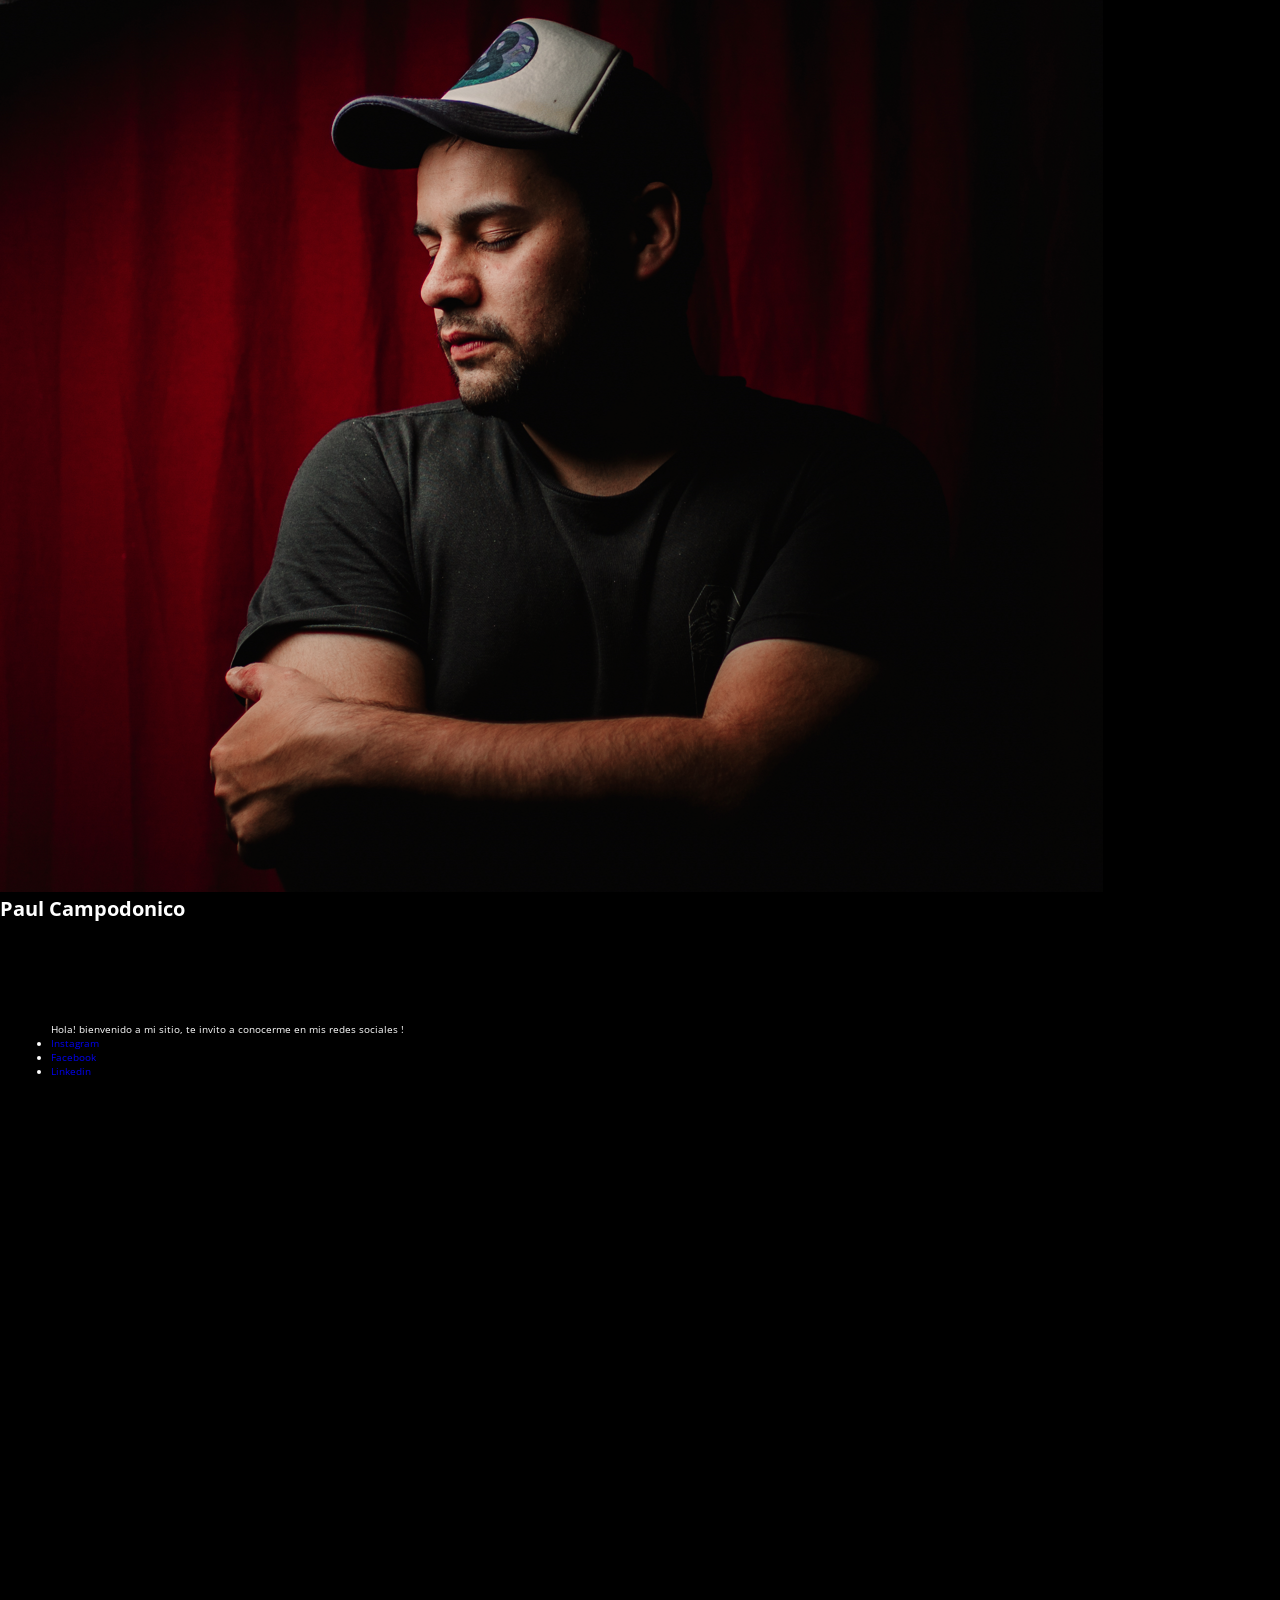
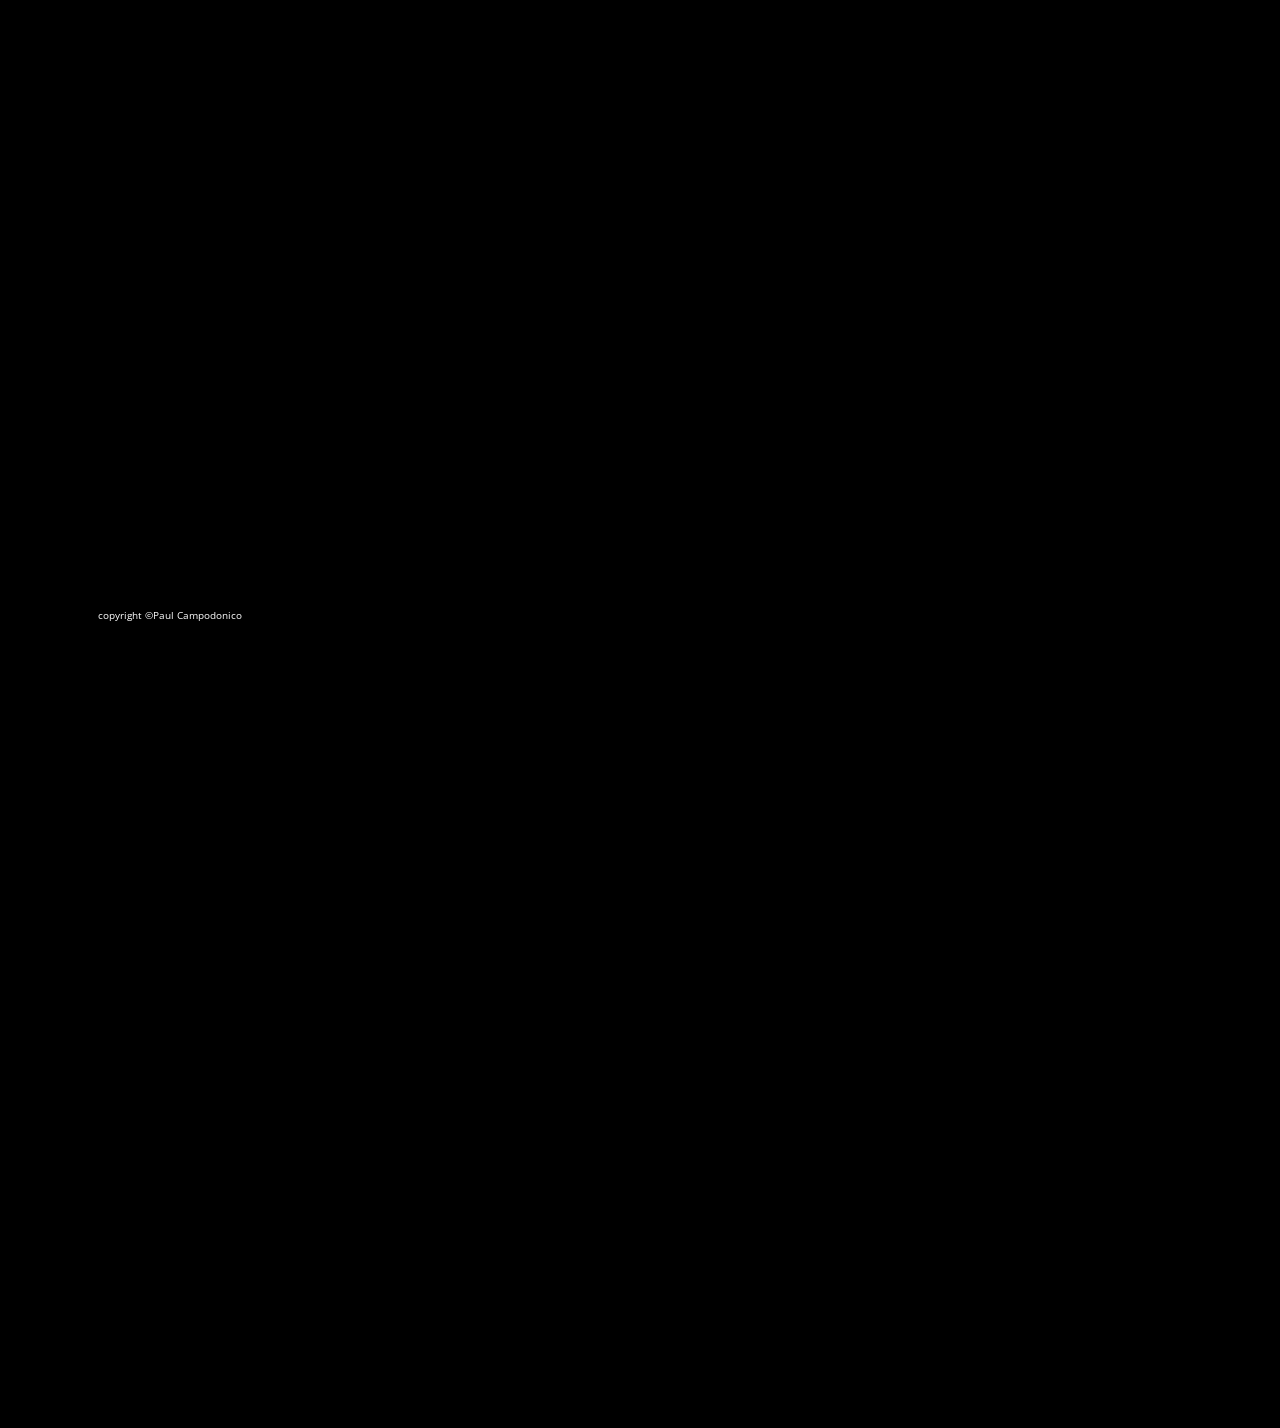
<file: index.html>
<!DOCTYPE html>
<html lang="en">
<head>
    <meta charset="UTF-8">
    <meta http-equiv="X-UA-Compatible" content="IE=edge">
    <meta name="viewport" content="width=device-width, initial-scale=1.0">
    <title>paul-campodonico-linktree</title>
    <meta name="description" content="Mi primer pagina de contactos, soy alumno de summerhack 2023. paul_pbc@hotmail.com">
    <meta name="keywords" content="contactos,prograacion,it,html,css,desrollo web">
    <meta name="autor" content="Paul Campodonico">
    <meta name=" copyright" content="paul campodonico">
    <meta name="robots" content="index">
    <!------------------------Facebook------------------------------------>
    <link rel="icon" href="/img/cuadricula-de-globo.png" type="image/png">
    <meta property="og:title" content="Paul Campdonico">
    <meta property="og:description" content="pagina de Paul Campodonico">
    <meta property="og:image" content="/img/DSC_0018-3.jpg">
    <meta property="og:type" content="pagina">

<!-------------------------Meta Twitter---------------------------->
    <meta property="twitter:title" content="Paul Campdonico">
    <meta property="twitter:description" content="pagina de Paul Campodonico">
    <meta property="twitter:image" content="/img/DSC_0018-3.jpg">
    <meta property="twitter:type" content="pagina">

<link rel="stylesheet" href="style.css">
<link rel="preconnect" href="https://fonts.googleapis.com">
<link rel="preconnect" href="https://fonts.gstatic.com" crossorigin>
<link href="https://fonts.googleapis.com/css2?family=Open+Sans:wght@600&display=swap" rel="stylesheet">
    
</head>
<main class="contenedor">
<body>
<header>
<img src="/img/Screenshot_2.png" alt="">
</header>

<h1> Paul Campodonico </h1>

<section>

    <p>Hola! bienvenido a mi sitio,
    te invito a conocerme en mis redes sociales ! 
    </p>



<ul>   
    
<li><a class="instagram" href="https://www.instagram.com/paul.__.c/">Instagram</a></li>

<li><a class="facebook" href="https://www.facebook.com/BrianPaulcampodonico/">Facebook</a></li>

<li><a class="linkedin" href="https://www.linkedin.com/in/paul-campodonico-7b48361a2/">Linkedin</a></li>
</ul>
 


<nav>

 <a href="https://github.com/paulcampodonico"><img src="/img/github (1).png" alt=""></a>
 
 <a href="mailto:paul_pbc@hotmail.com"><img src="/img/outlook.png" alt=""></a>

 <a href="mailto:xbrianstormx@gmail.com"><img src="/img/gmail.png" alt=""></a>

 <a href="https://api.whatsapp.com/send?phone=3444449890&text=Hola!%20como%20estas%20?"><img src="/img/whatsapp (2).png" alt=""></a>


</nav>
    


<section>


    <footer>

copyright ©Paul Campodonico


    </footer>
</section>
</main>

</body>
</html>
</file>
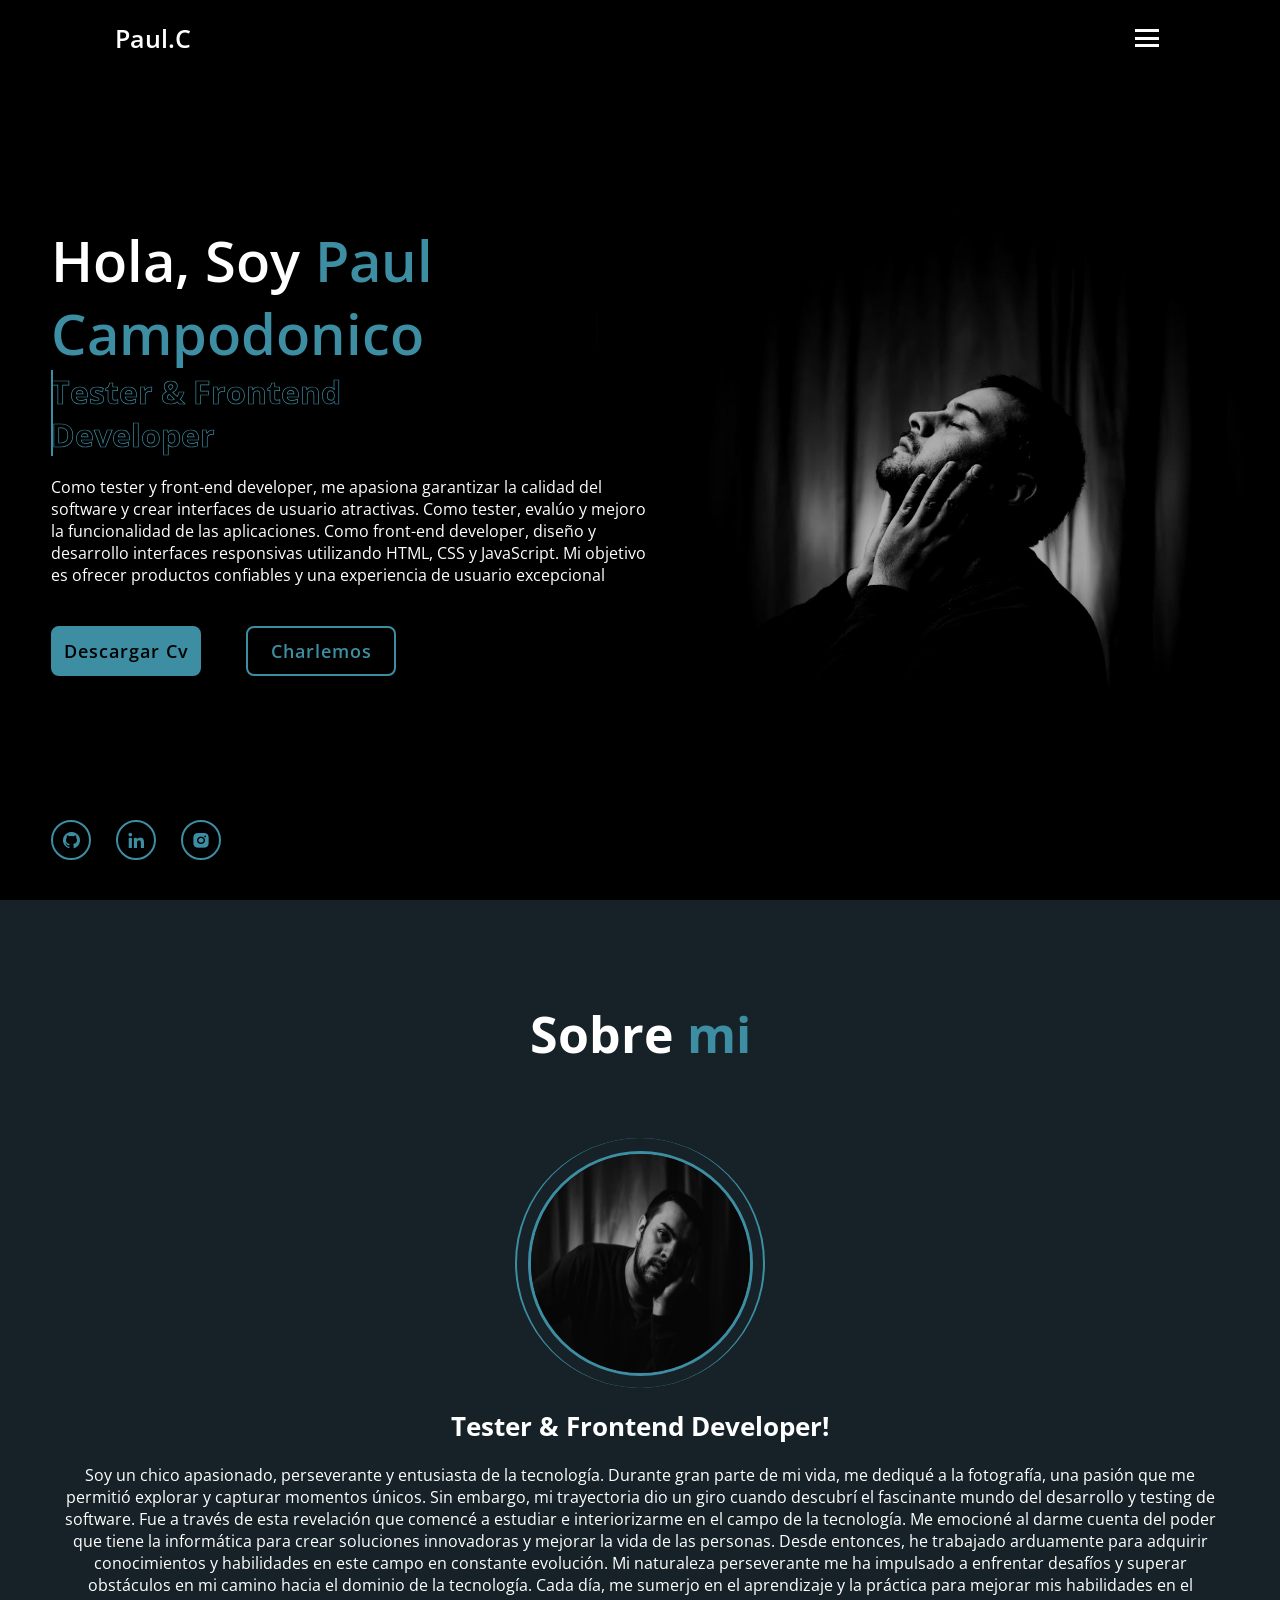
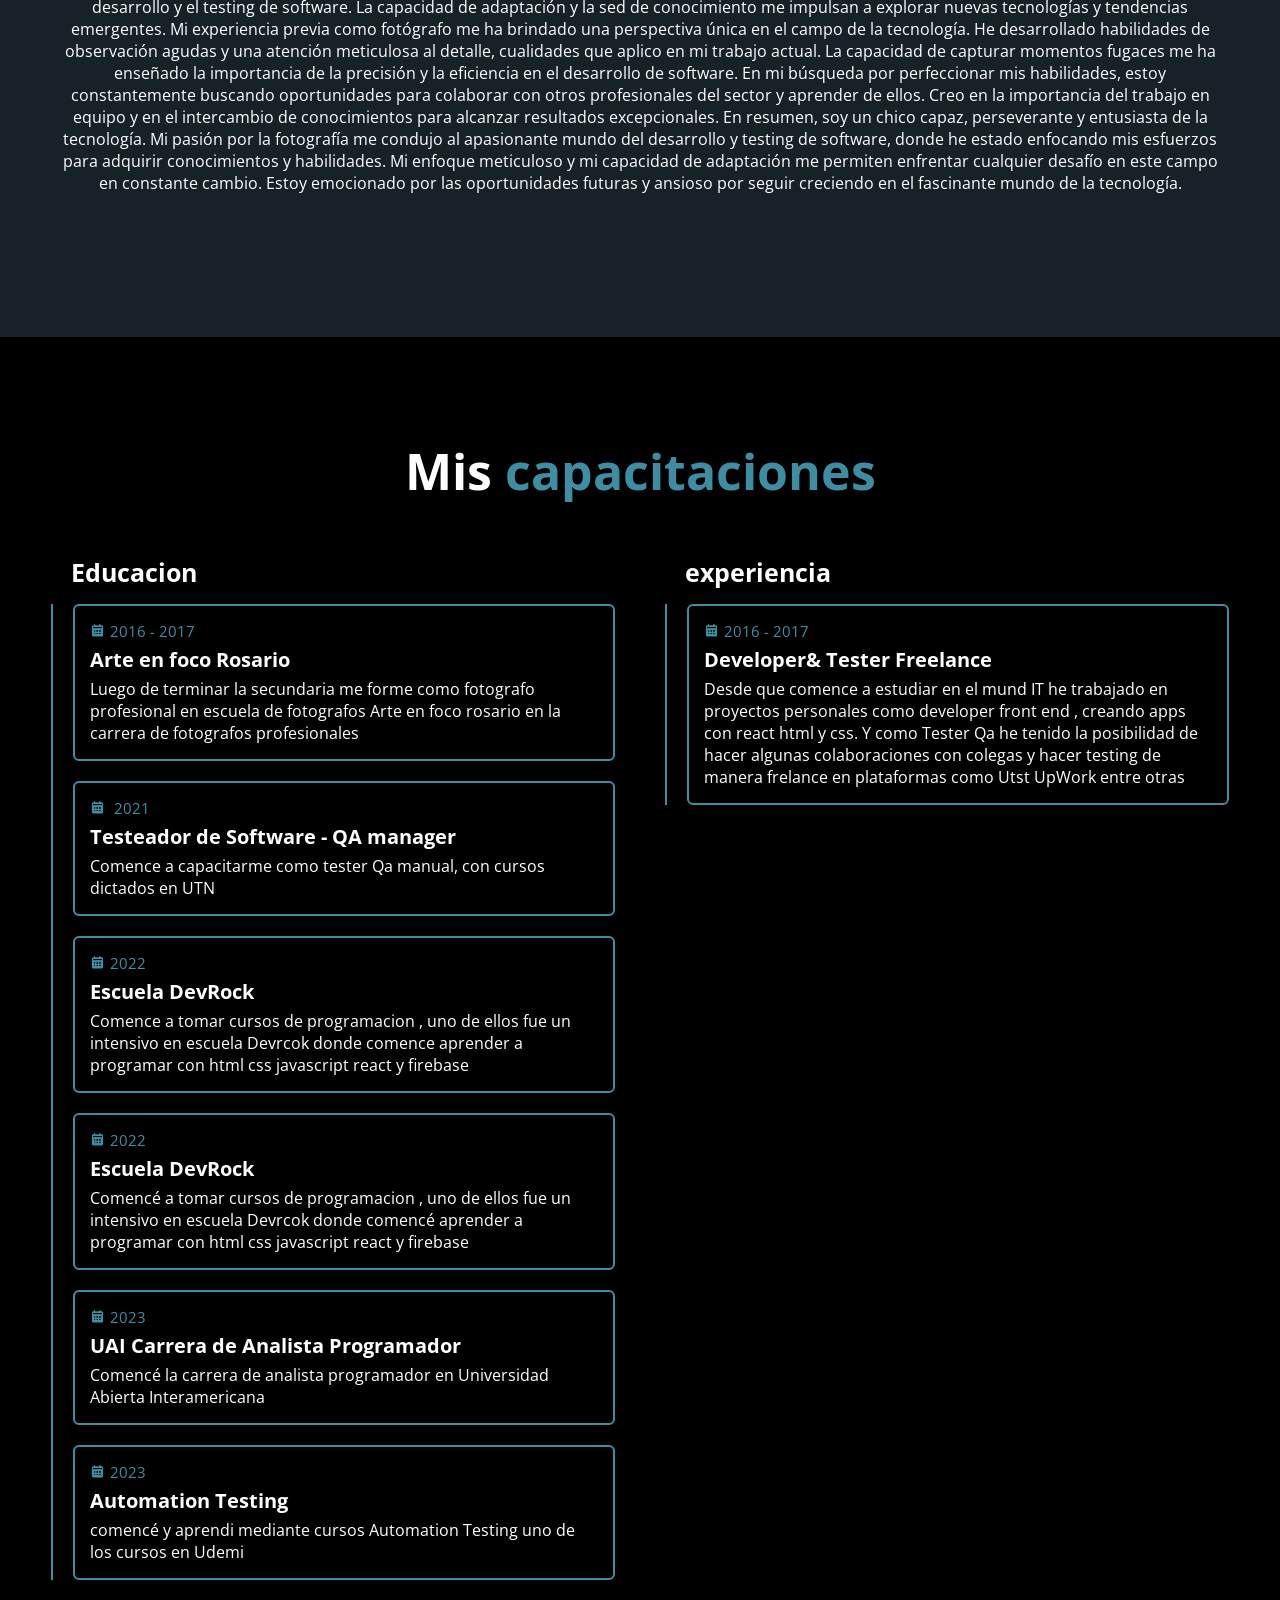
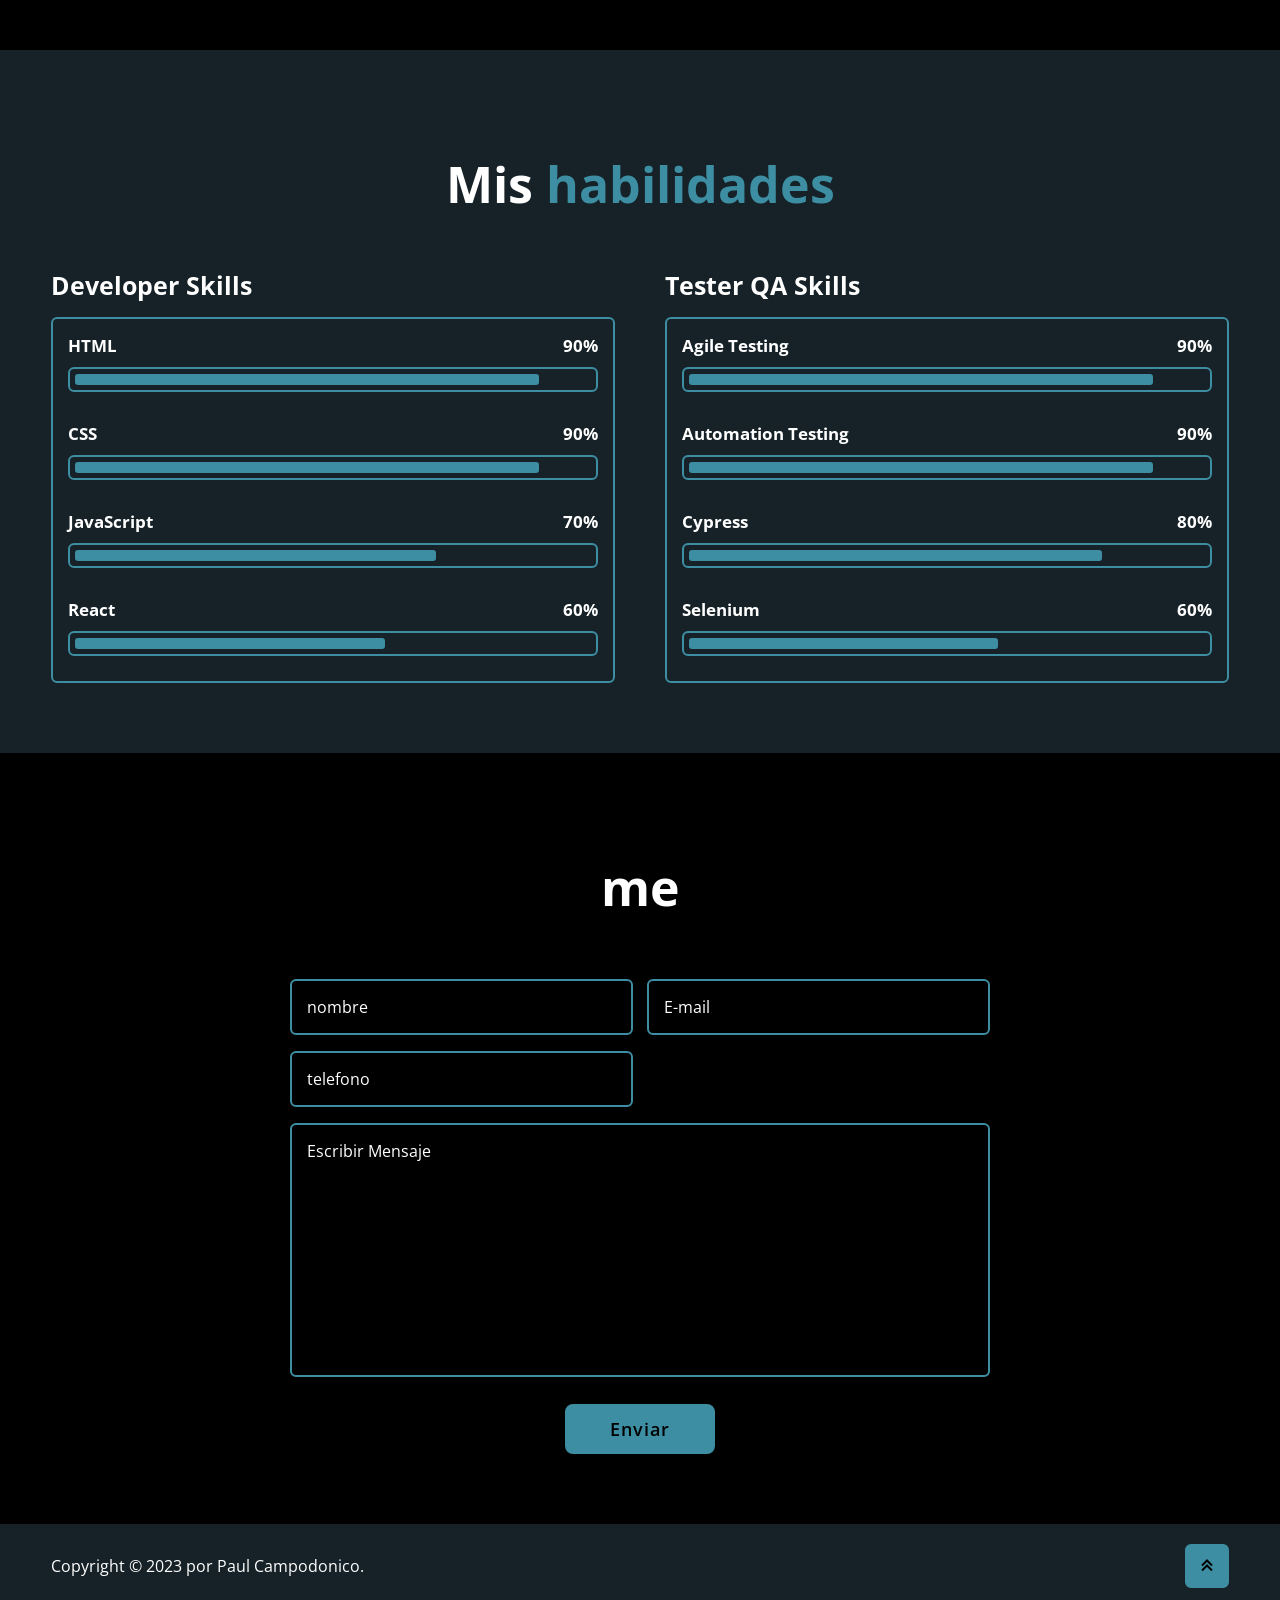
<file: Index.html>
<!DOCTYPE html>
<html lang="en">

<head>
    <meta charset="UTF-8">
    <meta http-equiv="X-UA-Compatible" content="IE=edge">
    <meta name="viewport" content="width=device-width, initial-scale=1.0">
    <link rel="preconnect" href="https://fonts.googleapis.com">
    <link rel="preconnect" href="https://fonts.gstatic.com" crossorigin>
    <link href="https://fonts.googleapis.com/css2?family=Open+Sans:wght@600&family=Roboto:wght@500&display=swap"
        rel="stylesheet">
    <link rel="stylesheet" href="style.css">
    <title>PaulCportfolio</title>


    <link href='https://unpkg.com/boxicons@2.1.4/css/boxicons.min.css' rel='stylesheet'>

</head>



<body>



    <header class="header">

        <a href="#" class="logo">Paul.C </a>

        <div class='bx bx-menu' id="menu-icon"></div>


        <nav class="navbar">

            <a href="#home" class="active"">Home</a>
            <a href=" #sobremi">Sobre mi</a>
            <a href="#skills">Skills</a>
            <a href="#contacto">Contacto</a>



           <span class="active-nav"></span>
           
           


        </nav>

    </header>

    <section class="home" id="home">
        <div class="home-content">
            <h1>Hola, Soy <span> Paul Campodonico</span></h1>
            <div class="texto-animado">
                <h3>Tester & Frontend Developer</h3>
            </div>
            <p>Como tester y front-end developer, me apasiona garantizar la calidad del software y crear interfaces de
                usuario atractivas. Como tester, evalúo y mejoro la funcionalidad de las aplicaciones. Como front-end
                developer, diseño y desarrollo interfaces responsivas utilizando HTML, CSS y JavaScript. Mi objetivo es
                ofrecer productos confiables y una experiencia de usuario excepcional</p>

            <div class="btn-box">
                <a download="Descargar Cv" href="images/cvpaulcv.pdf" class="btn">Descargar Cv</a>
                <a href="https://wa.me/3444449890" class="btn">Charlemos</a>


            </div>
            <div class="home-sci">
                <a href="https://github.com/paulcampodonico"><i class='bx bxl-github' ></i></i></a>
                <a href="https://www.linkedin.com/in/paul-campodonico-7b48361a2/"><i class='bx bxl-linkedin'></i></a>
                <a href="https://www.instagram.com/paul.__.c/"><i class='bx bxl-instagram-alt'></i></a>
            </div>

        </div>
        <div class="home-imghover"></div>
    </section>


    <section class="about" id="about">
        <h2 class="heading">Sobre <span>mi</span></h2>
        <div class="about-img">
            <img src="images/retrato2.jpg" alt="">
            <span class="circle-spin"></span>
        </div>

        <div class="about-content">
            <h3>Tester & Frontend Developer!</h3>
            <p>Soy un chico apasionado, perseverante y entusiasta de la tecnología. Durante gran parte de mi vida, me
                dediqué a la fotografía, una pasión que me permitió explorar y capturar momentos únicos. Sin embargo, mi
                trayectoria dio un giro cuando descubrí el fascinante mundo del desarrollo y testing de software.

                Fue a través de esta revelación que comencé a estudiar e interiorizarme en el campo de la tecnología. Me
                emocioné al darme cuenta del poder que tiene la informática para crear soluciones innovadoras y mejorar
                la vida de las personas. Desde entonces, he trabajado arduamente para adquirir conocimientos y
                habilidades en este campo en constante evolución.

                Mi naturaleza perseverante me ha impulsado a enfrentar desafíos y superar obstáculos en mi camino hacia
                el dominio de la tecnología. Cada día, me sumerjo en el aprendizaje y la práctica para mejorar mis
                habilidades en el desarrollo y el testing de software. La capacidad de adaptación y la sed de
                conocimiento me impulsan a explorar nuevas tecnologías y tendencias emergentes.

                Mi experiencia previa como fotógrafo me ha brindado una perspectiva única en el campo de la tecnología.
                He desarrollado habilidades de observación agudas y una atención meticulosa al detalle, cualidades que
                aplico en mi trabajo actual. La capacidad de capturar momentos fugaces me ha enseñado la importancia de
                la precisión y la eficiencia en el desarrollo de software.

                En mi búsqueda por perfeccionar mis habilidades, estoy constantemente buscando oportunidades para
                colaborar con otros profesionales del sector y aprender de ellos. Creo en la importancia del trabajo en
                equipo y en el intercambio de conocimientos para alcanzar resultados excepcionales.

                En resumen, soy un chico capaz, perseverante y entusiasta de la tecnología. Mi pasión por la fotografía
                me condujo al apasionante mundo del desarrollo y testing de software, donde he estado enfocando mis
                esfuerzos para adquirir conocimientos y habilidades. Mi enfoque meticuloso y mi capacidad de adaptación
                me permiten enfrentar cualquier desafío en este campo en constante cambio. Estoy emocionado por las
                oportunidades futuras y ansioso por seguir creciendo en el fascinante mundo de la tecnología.</p>
            <div class="btn-box btns">
<!----------<a href="#" class="btn">Leer mas ...</a>---------------------->  
            </div>
        </div>
    </section>




    <section class="educacion" id="educacion">
        <h2 class="heading"> Mis <span> capacitaciones </span></h2>


        <div class="educacion-row">
            <div class="educacion-columna">
                <h3 class="titulo">Educacion</h3>

                <div class="educacion-box">
                    <div class="educacion-content">
                        <div class="content">
                            <div class="year"><i class="bx bxs-calendar"></i>2016 - 2017</div>
                            <h3>Arte en foco Rosario</h3>
                            <p>Luego de terminar la secundaria me forme como fotografo profesional en escuela de
                                fotografos Arte en foco rosario en la carrera de fotografos profesionales</p>



                        </div>
                    </div>

                    <div class="educacion-content">
                        <div class="content">
                            <div class="year"><i class="bx bxs-calendar"></i> 2021</div>
                            <h3>Testeador de Software - QA manager</h3>
                            <p>Comence a capacitarme como tester Qa manual, con cursos dictados en UTN</p>



                        </div>
                    </div>

                    <div class="educacion-content">
                        <div class="content">
                            <div class="year"><i class="bx bxs-calendar"></i>2022</div>
                            <h3>Escuela DevRock</h3>
                            <p>Comence a tomar cursos de programacion , uno de ellos fue un intensivo en escuela Devrcok
                                donde comence aprender a programar con html css javascript react y firebase</p>



                        </div>
                    </div>


                    <div class="educacion-content">
                        <div class="content">
                            <div class="year"><i class="bx bxs-calendar"></i>2022</div>
                            <h3>Escuela DevRock</h3>
                            <p> Comencé a tomar cursos de programacion , uno de ellos fue un intensivo en escuela
                                Devrcok
                                donde comencé aprender a programar con html css javascript react y firebase</p>



                        </div>
                    </div>

                    <div class="educacion-content">
                        <div class="content">
                            <div class="year"><i class="bx bxs-calendar"></i>2023</div>
                            <h3>UAI Carrera de Analista Programador</h3>
                            <p> Comencé la carrera de analista programador en Universidad Abierta Interamericana</p>



                        </div>
                    </div>



                    <div class="educacion-content">
                        <div class="content">
                            <div class="year"><i class="bx bxs-calendar"></i>2023</div>
                            <h3>Automation Testing</h3>
                            <p>comencé y aprendi mediante cursos Automation Testing uno de los cursos en Udemi</p>



                        </div>
                    </div>
                </div>
            </div>


            <div class="educacion-columna">
                <h3 class="titulo">experiencia</h3>

                <div class="educacion-box">
                    <div class="educacion-content">
                        <div class="content">
                            <div class="year"><i class="bx bxs-calendar"></i>2016 - 2017</div>
                            <h3>Developer& Tester Freelance</h3>
                            <p>Desde que comence a estudiar en el mund IT he trabajado en proyectos personales como
                                developer front end , creando apps con react html y css. Y como Tester Qa he tenido la
                                posibilidad de hacer algunas colaboraciones con colegas y hacer testing de manera
                                frelance en plataformas como Utst UpWork entre otras </p>



                        </div>
                    </div>
                </div>
            </div>
        </div>
    </section>




    <!------------------------Skills Section------------------------->
    <section class="skills" id="skills">
        <h2 class="heading">Mis <span>habilidades</span></h2>



        <div class="skills-row">
            <div class="skills-column">
                <h3 class="titulo">Developer Skills</h3>

                <div class="skills-box">
                    <div class="skills-content">



                        <div class="progreso">
                            <h3>HTML <span>90%</span></h3>
                            <div class="bar"><span></span></div>
                        </div>




                        <div class="progreso">
                            <h3>CSS <span>90%</span></h3>
                            <div class="bar"><span></span></div>
                        </div>


                        <div class="progreso">
                            <h3>JavaScript <span>70%</span></h3>
                            <div class="bar"><span></span></div>
                        </div>


                        <div class="progreso">
                            <h3>React <span>60%</span></h3>
                            <div class="bar"><span></span></div>
                        </div>









                    </div>
                </div>

            </div>



            <div class="skills-column">
                <h3 class="titulo">Tester QA Skills</h3>

                <div class="skills-box">
                    <div class="skills-content">



                        <div class="progreso">
                            <h3>Agile Testing <span>90%</span></h3>
                            <div class="bar"><span></span></div>
                        </div>




                        <div class="progreso">
                            <h3>Automation Testing <span>90%</span></h3>
                            <div class="bar"><span></span></div>
                        </div>


                        <div class="progreso">
                            <h3>Cypress  <span>80%</span></h3>
                            <div class="bar"><span></span></div>
                        </div>


                        <div class="progreso">
                            <h3>Selenium <span>60%</span></h3>
                            <div class="bar"><span></span></div>
                        </div>









                    </div>
                </div>

            </div>
    </section>


    <section class="contacto" id="contacto">
        <h2 class="heading" Contacta <span>me</span> </h2>



        <form action="#">
            <div class="input-box">
                <div class="input-field">
                    <input type="text"placeholder="nombre" required>
                    <span class="focus"></span>

                </div>
                <div class="input-field">
                    <input type="text" placeholder="E-mail" required>
                    <span class="focus"></span>
                </div>
            </div>






            <div class="input-box">
                <div class="input-field">
                    <input type="number"placeholder="telefono" required>
                    <span class="focus"></span>

                </div>
               <!---- <div class="input-field">
                    <input type="text" placeholder="Email subjet" required>
                    <span class="focus"></span>
                </div>----->
            </div>

            <div class="textarea-field">
                <textarea name="" id="" cols="30" rows="10" placeholder="Escribir Mensaje" required></textarea>
                <span class="focus"></span>
            </div>


            <div class="btn-box btns">
                <button type="submit" class="btn">Enviar</button>
            </div>
        </form>

    </section>



    <footer class="footer">
        <div class="footer-text">
            <p>Copyright &copy; 2023 por Paul Campodonico.</p>



        </div>


        <div class="footer-icontop">
            <a href="#"><i class='bx bx-chevrons-up'></i></a>
        </div>
    </footer>



    <script src="javascript.js"></script>
</body>

</html>
</file>
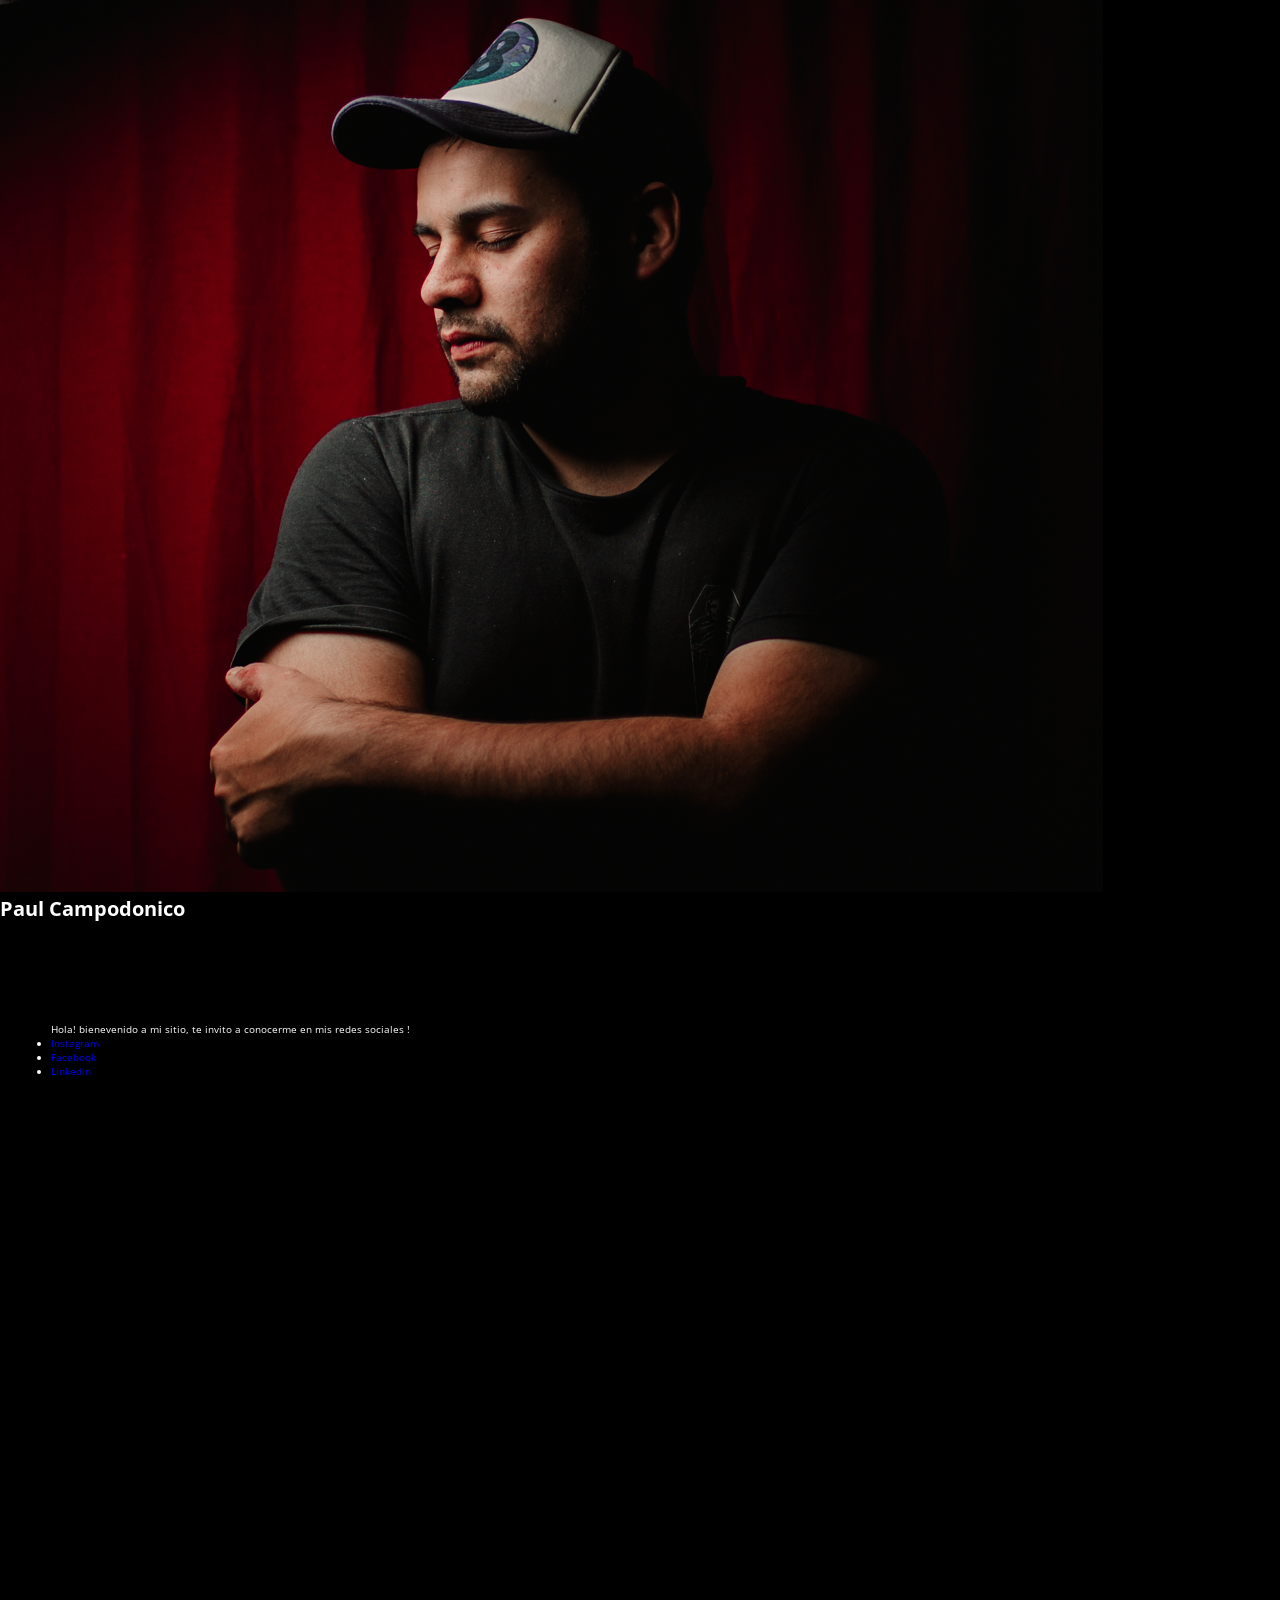
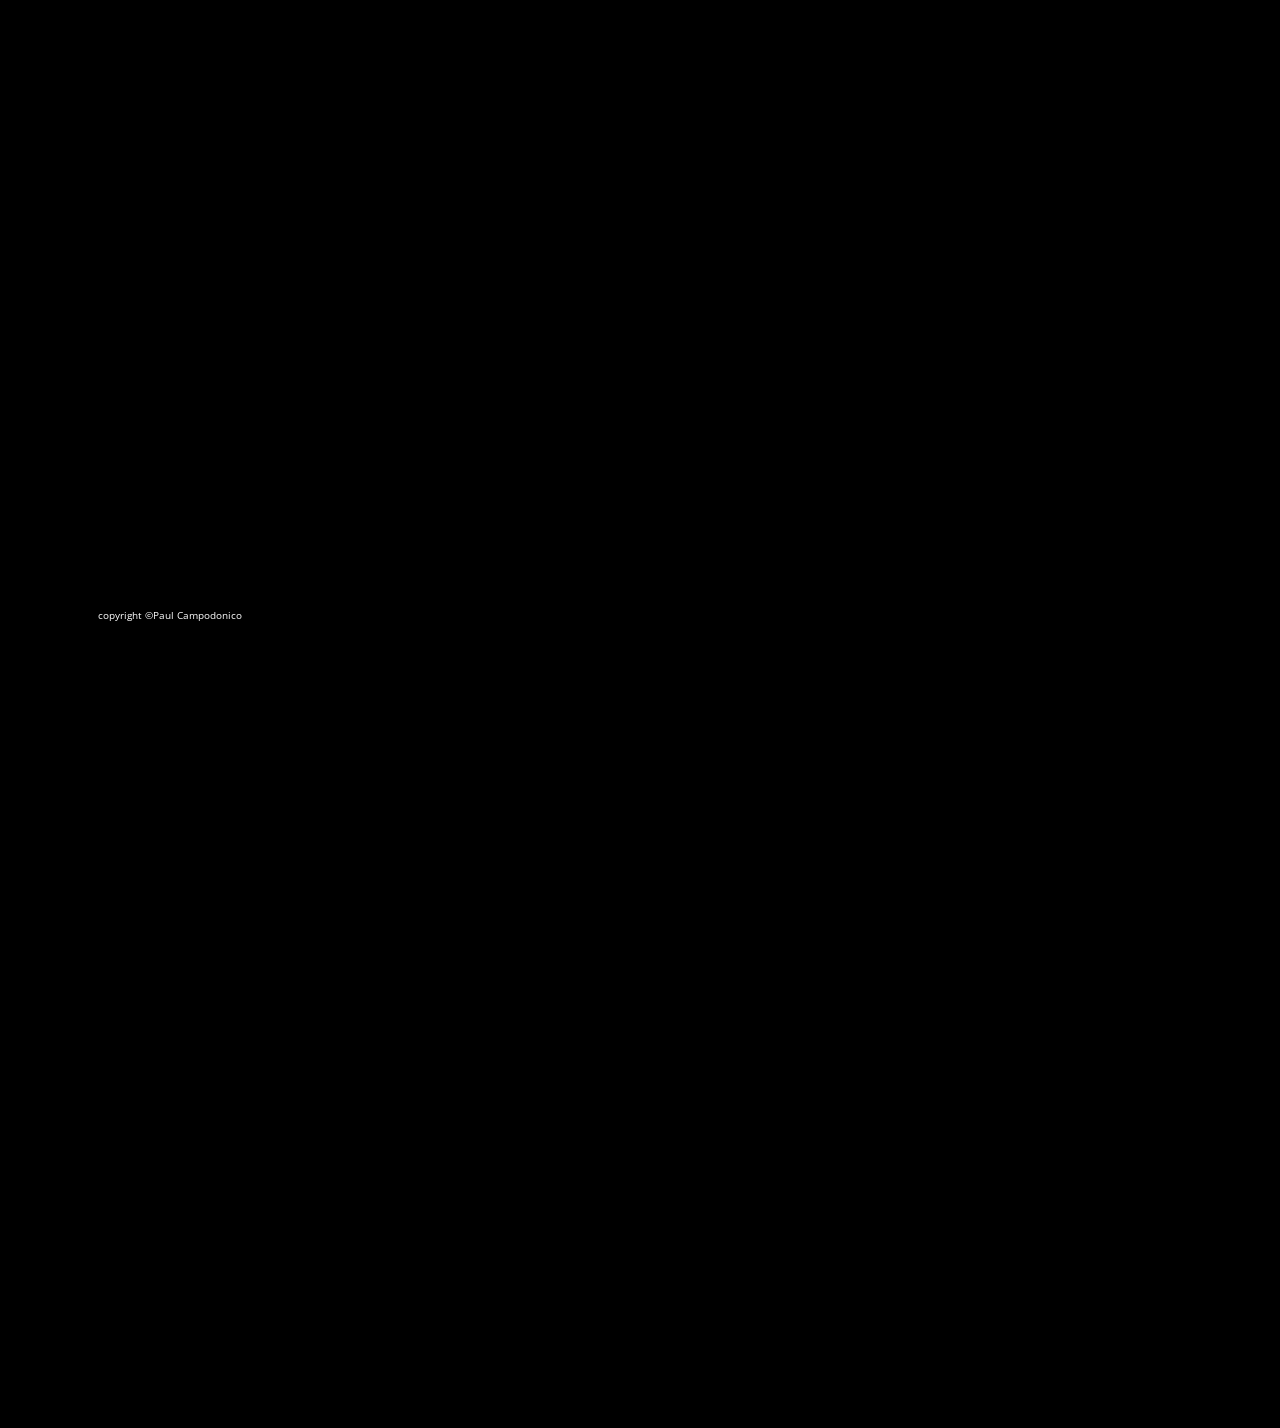
<file: index.html.html>
<!DOCTYPE html>
<html lang="en">
<head>
    <meta charset="UTF-8">
    <meta http-equiv="X-UA-Compatible" content="IE=edge">
    <meta name="viewport" content="width=device-width, initial-scale=1.0">
    <title>paul-campodonico-linktree</title>
    <meta name="description" content="Mi primer pagina de contactos, soy alumno de summerhack 2023. paul_pbc@hotmail.com">
    <meta name="keywords" content="contactos,prograacion,it,html,css,desrollo web">
    <meta name="autor" content="Paul Campodonico">
    <meta name=" copyright" content="paul campodonico">
    <meta name="robots" content="index">
    <!------------------------Facebook------------------------------------>
    <link rel="icon" href="/img/cuadricula-de-globo.png" type="image/png">
    <meta property="og:title" content="Paul Campdonico">
    <meta property="og:description" content="pagina de Paul Campodonico">
    <meta property="og:image" content="/img/DSC_0018-3.jpg">
    <meta property="og:type" content="pagina">

<!-------------------------Meta Twitter---------------------------->
    <meta property="twitter:title" content="Paul Campdonico">
    <meta property="twitter:description" content="pagina de Paul Campodonico">
    <meta property="twitter:image" content="/img/DSC_0018-3.jpg">
    <meta property="twitter:type" content="pagina">

<link rel="stylesheet" href="style.css">
<link rel="preconnect" href="https://fonts.googleapis.com">
<link rel="preconnect" href="https://fonts.gstatic.com" crossorigin>
<link href="https://fonts.googleapis.com/css2?family=Open+Sans:wght@600&display=swap" rel="stylesheet">
    
</head>
<main class="contenedor">
<body>
<header>
<img src="/img/Screenshot_2.png" alt="">
</header>

<h1> Paul Campodonico </h1>

<section>

    <p>Hola! bienevenido a mi sitio,
    te invito a conocerme en mis redes sociales ! 
    </p>



<ul>   
    
<li><a class="instagram" href="https://www.instagram.com/paul.__.c/">Instagram</a></li>

<li><a class="facebook" href="https://www.facebook.com/BrianPaulcampodonico/">Facebook</a></li>

<li><a class="linkedin" href="https://www.linkedin.com/in/paul-campodonico-7b48361a2/">Linkedin</a></li>
</ul>
 


<nav>

 <a href="https://github.com/paulcampodonico"><img src="/img/github (1).png" alt=""></a>
 
 <a href="mailto:paul_pbc@hotmail.com"><img src="/img/outlook.png" alt=""></a>

 <a href="mailto:xbrianstormx@gmail.com"><img src="/img/gmail.png" alt=""></a>

 <a href="https://api.whatsapp.com/send?phone=3444449890&text=Hola!%20como%20estas%20?"><img src="/img/whatsapp (2).png" alt=""></a>


</nav>
    


<section>


    <footer>

     copyright ©Paul Campodonico


    </footer>
</section>
</main>

</body>
</html>
</file>
<file: style.css>
@import url('https://fonts.googleapis.com/css2?family=Open+Sans:wght@600&family=Roboto:wght@500&display=swap');




* {
    margin: 0;
    font-family: 'Open Sans', sans-serif;
    padding: 0;
    box-sizing: border-box;
    text-decoration: none;
    border: none;
    outline: none;
    scroll-behavior: smooth;



}


:root {

    --bg-color: #000000;
    --second-bg-color: rgb(22, 34, 39);
    --text-color: rgb(255, 255, 255);
    --main-color: #3d8ea3;

}

html {
    font-size: 62.5%;
    overflow-x: hidden;

}

body {
    background: var(--bg-color);
    color: var(--text-color);

}


.header {
    position: fixed;
    top: 0;
    left: 0;
    width: 100%;
    padding: 2rem 9%;
    background: transparent;
    display: flex;
    justify-content: space-between;
    align-items: center;
    z-index: 100;
    transition: .9s;

}


.header.sticky {
    opacity: 0.9;
    background: #1d4d52;
}


.logo {
    position: relative;
    font-size: 2.5rem;
    color: var(--text-color);
    font-weight: 600;
    font-family: 'Open Sans', sans-serif;
    
}

.navbar{
    position: relative;
}


.navbar a {
    font-family: 'Open Sans', sans-serif;
    color: var(--text-color);
    font-size: 1.7 rem;
    font-weight: 500;
    margin-left: 3.5rem;
}


.navbar a:hover,
.navbar a:active {
    color: var (--main-color)
}


#menu-icon {

    font-size: 3.6rem;
    color: var(--text-color);
    cursor: pointer;
    display: none;

}


section {
    min-height: 100vh;
    padding: 10rem 9% 2rem;

}


.home {
    display: flex;
    align-items: center;
    padding: 0 9%;
    font-family: 'Open Sans', sans-serif;
    background: url(images/Sin\ título1.jpg) no-repeat;

    background-size: cover;
    background-position: center;
}

.home-content {
    max-width: 60rem;
    z-index: 99;
    font-family: 'Open Sans', sans-serif;



}



.home-content h1 {
    font-family: 'Open Sans', sans-serif;
    font-size: 5.6rem;
    font-weight: 600;
    line-height: 1.3;
    z-index: 1;
}






.home-content h1 span {

    color: var(--main-color);
    z-index: -1;
    overflow: hidden;
    transition: .9s;


}

.home-content h1 span:hover {

    color: rgb(255, 255, 255);

}








.home-content .texto-animado {
    position: relative;
    width: 32.8rem;
}

.home-content .texto-animado h3 {

    font-size: 3.2rem;
    font-weight: 700;
    color: transparent;
    -webkit-text-stroke: .7px var(--main-color);
    background-image: linear-gradient(var(--main-color), var(--main-color));
    background-repeat: no-repeat;
    -webkit-background-clip: text;
    background-position: -33rem 0 ;
    animation: homeBgText 6s linear infinite;
    animation-delay: 2s;


    

}

.home-content .texto-animado h3::before {
    content: '';
    position: absolute;
    top: 0;
    left: 0;
    width: 0;
    height: 100%;
    border-right: 2px solid var(--main-color);
    z-index: -1;
    animation: homeCursorText 6s linear infinite;
    animation-delay: 2s;

}





.home-content p {
    font-size: 1.6rem;
    margin: 2rem 0 4rem;

}

.btn-box {
    position: relative;
    display: flex;
    justify-content: space-between;
    width: 34.5rem;
    height: 5rem;

}

.btn-box .btn {
    font-family: 'Open Sans', sans-serif;
    position: relative;
    display: inline-flex;
    justify-content: center;
    align-items: center;
    width: 15rem;
    height: 100%;
    background: var(--main-color);
    border: .2rem solid var(--main-color);
    border-radius: .8rem;
    font-size: 1.8rem;
    font-weight: 600;
    letter-spacing: .1rem;
    color: var(--bg-color);
    z-index: 1;
    overflow: hidden;
    transition: .9s;
}


.btn-box .btn:hover {
    color: var(--main-color);
}

.btn-box .btn:nth-child(2) {
    background: transparent;
    color: var(--main-color);

}

.btn-box .btn:nth-child(2):hover {
    color: var(--bg-color);
}

.btn-box .btn:nth-child(2)::before {
    background: var(--main-color);
}

.btn-box .btn::before {
    content: '';
    position: absolute;
    top: 0;
    left: 0;
    width: 0;
    height: 100%;
    background-color: var(--bg-color);
    z-index: -1;
    transition: .9s;
}


.btn-box .btn:hover::before {

    width: 100%;


}

.home-sci {
    position: absolute;
    bottom: 4rem;
    width: 170px;
    display: flex;
    justify-content: space-between;
}

.home-sci a {
    position: relative;
    display: inline-flex;
    justify-content: center;
    align-items: center;
    width: 40px;
    height: 40px;
    background-color: transparent;
    border: .2rem solid var(--main-color);
    border-radius: 50%;
    font-size: 20px;
    color: var(--main-color);
    z-index: 1;
    overflow: hidden;
    transition: .9s;
}

.home-sci a:hover {
    color: var(--bg-color);
}

.home-sci a::before {
    content: '';
    position: absolute;
    top: 0;
    left: 0;
    width: 0;
    height: 100%;
    background: var(--main-color);
    z-index: -1;
    transition: .3s;
}


.home-sci a:hover::before {
    width: 100%;

}

.home-imghover {
    position: absolute;
    top: 0;
    right: 0;
    width: 45%;
    height: 100%;
    background: transparent;

    transition: 3s;
}


.home-imghover:hover {
    background: var(--bg-color);
    opacity: .9;
    
}


.about {
    display: flex;
    justify-content: center;
    align-items: center;
    flex-direction: column;
    gap: 2rem;
    background-color: var(--second-bg-color);
    padding-bottom: 6rem;

}


.heading {
    font-size: 5rem;
    margin-bottom: 5rem;
    text-align: center;
    font-family: 'Open Sans', sans-serif
}

span {
    color: var(--main-color);
}

.about-img {
    position: relative;
    border: radius 50px;
    ;
    width: 25rem;
    height: 25rem;
    border-radius: 50%;
    display: flex;
    justify-content: center;
    align-items: center;
}

.about-img img {
    width: 90%;
    height: 90%;
    border-radius: 50%;
    border: solid var(--main-color);

}


.about-img .circle-spin {
    position: absolute;
    border-radius: 50%;
    top: 50%;
    left: 50%;
    transform: translate(-50%, -50%) rotate(0);
    width: 100%;
    height: 100%;
    /*border-top: .2rem solid var(--second-bg-color);
    border-bottom: .2rem solid var(--second-bg-color);*/
    border-left: .2rem solid var(--main-color);
    border-right: .2rem solid var(--main-color);
    animation: aboutSpinner 8s linear infinite;

}

.about-content {
    text-align: center;


}

.about-content h3 {
    font-size: 2.6rem;

}


.about-content p {

    font-size: 1.6rem;
    margin: 2rem 0 3rem;

}

.btn-box.btns {
    display: inline-block;
    width: 15rem;
}

.btn-box.btns a::before {

    background: var(--second-bg-color)
}


.educacion {
    display: flex;
    justify-content: center;
    align-items: center;
    flex-direction: column;
    min-height: auto;
    padding-bottom: 5rem;

}

.educacion .educacion-row {
    display: flex;
    flex-direction: wrap;
    gap: 5rem;

}

.educacion-row .educacion-columna {
    flex: 1 1 40rem;
}


.educacion-columna .titulo {
    font-size: 2.5rem;
    margin: 0 0 1.5rem 2rem;
}

.educacion-columna .educacion-box {

    border-left: .2rem solid var(--main-color);
}

.educacion-box .educacion-content {
    position: relative;
    padding-left: 2rem;

}

.educacion-content .content {
    position: relative;
    padding: 1.5rem;
    border: .2rem solid var(--main-color);
    border-radius: .6rem;
    margin-bottom: 2rem;
    overflow: hidden;
}

.educacion-content .content::before {
    content: '';
    position: absolute;
    top: 0;
    left: 0;
    width: 0%;
    height: 100%;
    background: var(--second-bg-color);
    z-index: -1;
    transition: .9s;
}


.educacion-content .content:hover::before {
    width: 100%;

}


/*.educacion-box .educacion-content::before {
    content:  '';
    position: absolute;
    top: 0;
    left: -1.1rem;
    width: 2rem;
    height: 2rem;
    background: var(--main-color);
    border-radius: 50%;
}*/





.educacion-content .content {

    position: relative;
    padding: 1.5rem;
    border: .2rem solid var(--main-color);
    border-radius: .6rem;
    margin-bottom: 2rem;


}



.educacion-content .content .year {
    font-size: 1.5rem;
    color: var(--main-color);
    padding-bottom: .5rem;
}


.educacion-content .content .year i {

    padding-right: .5rem;
}


.educacion-content .content h3 {
    font-size: 2rem;

}


.educacion-content .content p {
    font-size: 1.6rem;
    padding-top: .5rem;
}

.skills {
    min-height: auto;
    padding-bottom: 7rem;
    background: var(--second-bg-color);
}


.skills .skills-row {
    display: flex;
    flex-wrap: wrap;
    gap: 5rem;

}


.skills-row .skills-column {
    flex: 1 1 40rem;

}



.skills-column .titulo {
    font-size: 2.5rem;
    margin: 0 0 1.5rem;
}


.skills-row .skills-column {

    flex: 1 1 40rem;
}


.skills-column .titulo {
    font-size: 2.5rem;
    margin: 0 0 1.5rem;
}


.skills-box .skills-content {

    position: relative;
    border: .2rem solid var(--main-color);
    border-radius: .6rem;
    padding: .5rem 1.5rem;
    z-index: 1;
    overflow: hidden;


}

.skills-box .skills-content::before {
    content: '';
    position: absolute;
    top: 0;
    left: 0;
    width: 0%;
    height: 100%;
    background: rgb(33, 54, 54);
    z-index: -1;
    transition: 2s;
}


.skills-box .skills-content:hover::before {

    padding: 100%;
}







.skills-content .progreso {
    padding: 1rem 0;

}


.skills-content .progreso h3 {

    font-size: 1.7rem;
    display: flex;
    justify-content: space-between;
}


.skills-content .progreso h3 span {

    color: var(--text-color);


}



.skills-content .progreso .bar {
    height: 2.5rem;
    border-radius: .6rem;
    border: .2rem solid var(--main-color);
    padding: .5rem;
    margin: 1rem 0;
}




.skills-content .progreso .bar span {
    display: block;
    height: 100%;
    border-radius: .3rem;
    background: var(--main-color);
}

/*-------------------------------------------Dev Skills-----------------------------------------------------------------------------------*/


.skills-column:nth-child(1) .skills-content .progreso:nth-child(1) .bar span {

    width: 90%;
}



.skills-column:nth-child(1) .skills-content .progreso:nth-child(2) .bar span {

    width: 90%;
}



.skills-column:nth-child(1) .skills-content .progreso:nth-child(3) .bar span {

    width: 70%;
}


.skills-column:nth-child(1) .skills-content .progreso:nth-child(4) .bar span {

    width: 60%;
}

/*-------------------------------------------testing skills-----------------------------------------------------------------------------------*/

.skills-column:nth-child(2) .skills-content .progreso:nth-child(1) .bar span {

    width: 90%;
}



.skills-column:nth-child(2) .skills-content .progreso:nth-child(2) .bar span {

    width: 90%;
}



.skills-column:nth-child(2) .skills-content .progreso:nth-child(3) .bar span {

    width: 80%;
}


.skills-column:nth-child(2) .skills-content .progreso:nth-child(4) .bar span {

    width: 60%;
}


/*-================================================contacto==============================================*/




.contacto {

    min-height: auto;
    padding-bottom: 7rem;

}


.contacto form {
    max-width: 70rem;
    margin: 0 auto;
    text-align: center;

}


.contacto form .input-box {
    position: relative;
    display: flex;
    justify-content: space-between;
    flex-wrap: wrap;

}



.contacto form .input-box .input-field {
    position: relative;
    width: 49%;
    margin: .8rem 0;
}



.contacto form .input-box .input-field input,
.contacto form .textarea-field textarea {
    width: 100%;
    height: 100%;
    padding: 1.5rem;
    font-size: 1.6rem;
    color: var(--text-color);
    background: transparent;
    border-radius: .6rem;
    border: .2rem solid var(--main-color);
}


.contacto form .input-box .input-field input::placeholder,
.contacto form .textarea-field textarea::placeholder {

    color: var(--text-color);


}


.contacto form .focus {
    position: absolute;
    top: 0;
    left: 0;
    width: 0%;
    height: 100%;
    background: var(--second-bg-color);
    border-radius: .6rem;
    z-index: -1;
    transition: .5s;
}



.contacto form .input-box .input-field input:focus~.focus,
.contacto form .input-box .input-field input:valid~.focus,
.contacto form .textarea-field textarea:focus~.focus,
.contacto form .textarea-field textarea:valid~.focus {

    width: 100%;

}



.contacto form .textarea-field {

    position: relative;
    margin: .8rem 0 2.7rem;
    display: flex;





}



.contacto form .textarea-field textarea {

    resize: none;
}



.contacto form .btn-box.btns .btn {
    cursor: pointer;
}




.footer {
    display: flex;
    justify-content: space-between;
    align-items: center;
    flex-wrap: wrap;
    padding: 2rem 9%;
    background: var(--second-bg-color);
}



.footer-text p {
    font-size: 1.6rem;

}



.footer-icontop a {
    position: relative;
    display: inline-flex;
    justify-content: center;
    align-items: center;
    padding: .8rem;
    background: var(--main-color);
    border: .2rem solid var(--main-color);
    border-radius: .6rem;
    z-index: 1;
    overflow: hidden;
}






.footer-icontop a::before {
    content: '';
    position: absolute;
    top: 0;
    left: 0;
    width: 0%;
    height: 100%;
    background: var(--second-bg-color);
    z-index: -1;
    transition: .9s;


}


.footer-icontop a:hover::before {

    width: 100%;
}



.footer-icontop a i {
    font-size: 2.4rem;
    color: var(--bg-color);
    transition: 2s;
}



.footer-icontop a:hover i {
    color: var(--main-color);
}





@media (max-width: 1200px) {
    html {
        font-size: 55%;

    }
}


@media (max-width: 991px) {
    .header {
        padding: 2rem 4%;
    }
}


section {
    padding: 10rem 4% 2rem;
}


.home {
    padding: 0 4%;
}


.footer {
    padding: 2rem 4%;
}



@media (max-width: 768px) {
    .header {
        background: var(--bg-color);
    }
}



#menu-icon {
    display: block;
}


.navbar {
    position: absolute;
    top: 100%;
    left: -100%;
    width: 100%;
    padding: 1rem 4%;
    background-color: var(--main-color);
    box-shadow: 0.5rem 1rem rgba(0, 0, 0, );
    z-index: 1;
    transition: .5s ease;
    transition-delay: .2s;

}




.navbar.active {
    left: 0;
    transition-delay: 0s;
}

.navbar .active-nav {


    position: absolute;
    top: 0;
    left: -100%;
    width: 100%;
    height: 100%;
    background: var(--second-bg-color);
    border-top: .1rem solid black;
    z-index: -1;
    transition: .30s ease;
    transition-delay: 0s;
}

.navbar.active .active-nav {

    left: 0;
    transition-delay: .5s;


}



.navbar a {

    display: block;
    font-size: 2rem;
    margin: 3rem 0;
    transform: translateX(-20rem);
    transition: .25s ease;
    transition-delay: 0s;


}



.navbar.active a {
    transform: translateX(0);
    transition-delay: .25s;
}





@media (max-width: 520px) {
    html {
        font-size: 50%;


    }
    .home-content h1{
        display: flex;
        flex-direction: column;
    }

    .home-sci {
        width: 160px;

    }

    .home-sci a {
        width: 38px;
        height: 38px;

    }
}


@media (max-width: 462px) {
    .home-content h1 {
        font-size: 5.2rem;

    }


    .educacion{
        padding: 10rem 4% 5rem 5%;
    }

    .contacto form .input-box .input-field{
        width: 100%;

    }

    .footer{
        flex-direction: column-reverse;

    }
    
    .footer p {
         margin-top: 2rem;
         text-align: center;
    }
}


@media (max-width: 371px) {
    .home {
        justify-content: center;
    }

    .home-content {
        display: flex;
        align-items: center;
        flex-direction: column;
        text-align: center;
    }
    .home-content h1 {
        font-size: 5rem;
    }
}


@keyframes homeBgText {
    0%,
    10%,
    100% {
        background-position: -33rem 0;
    }
    
    65%,
    85% {
        background-position: 0 0;
        


    }
}



@keyframes homeCursorText {
    0%,
    10%,
    100% {
        width: 0;
    }
    
    65%,
    78%,
    85% {
        width: 100%;
        opacity: 1;

        


    }
    75%,
    81% {
        opacity: 0; 
    }

}



@keyframes aboutSpinner {
    100% {
        transform: translate(-50%, -50%) rotate(360deg);
    }
}
</file>
